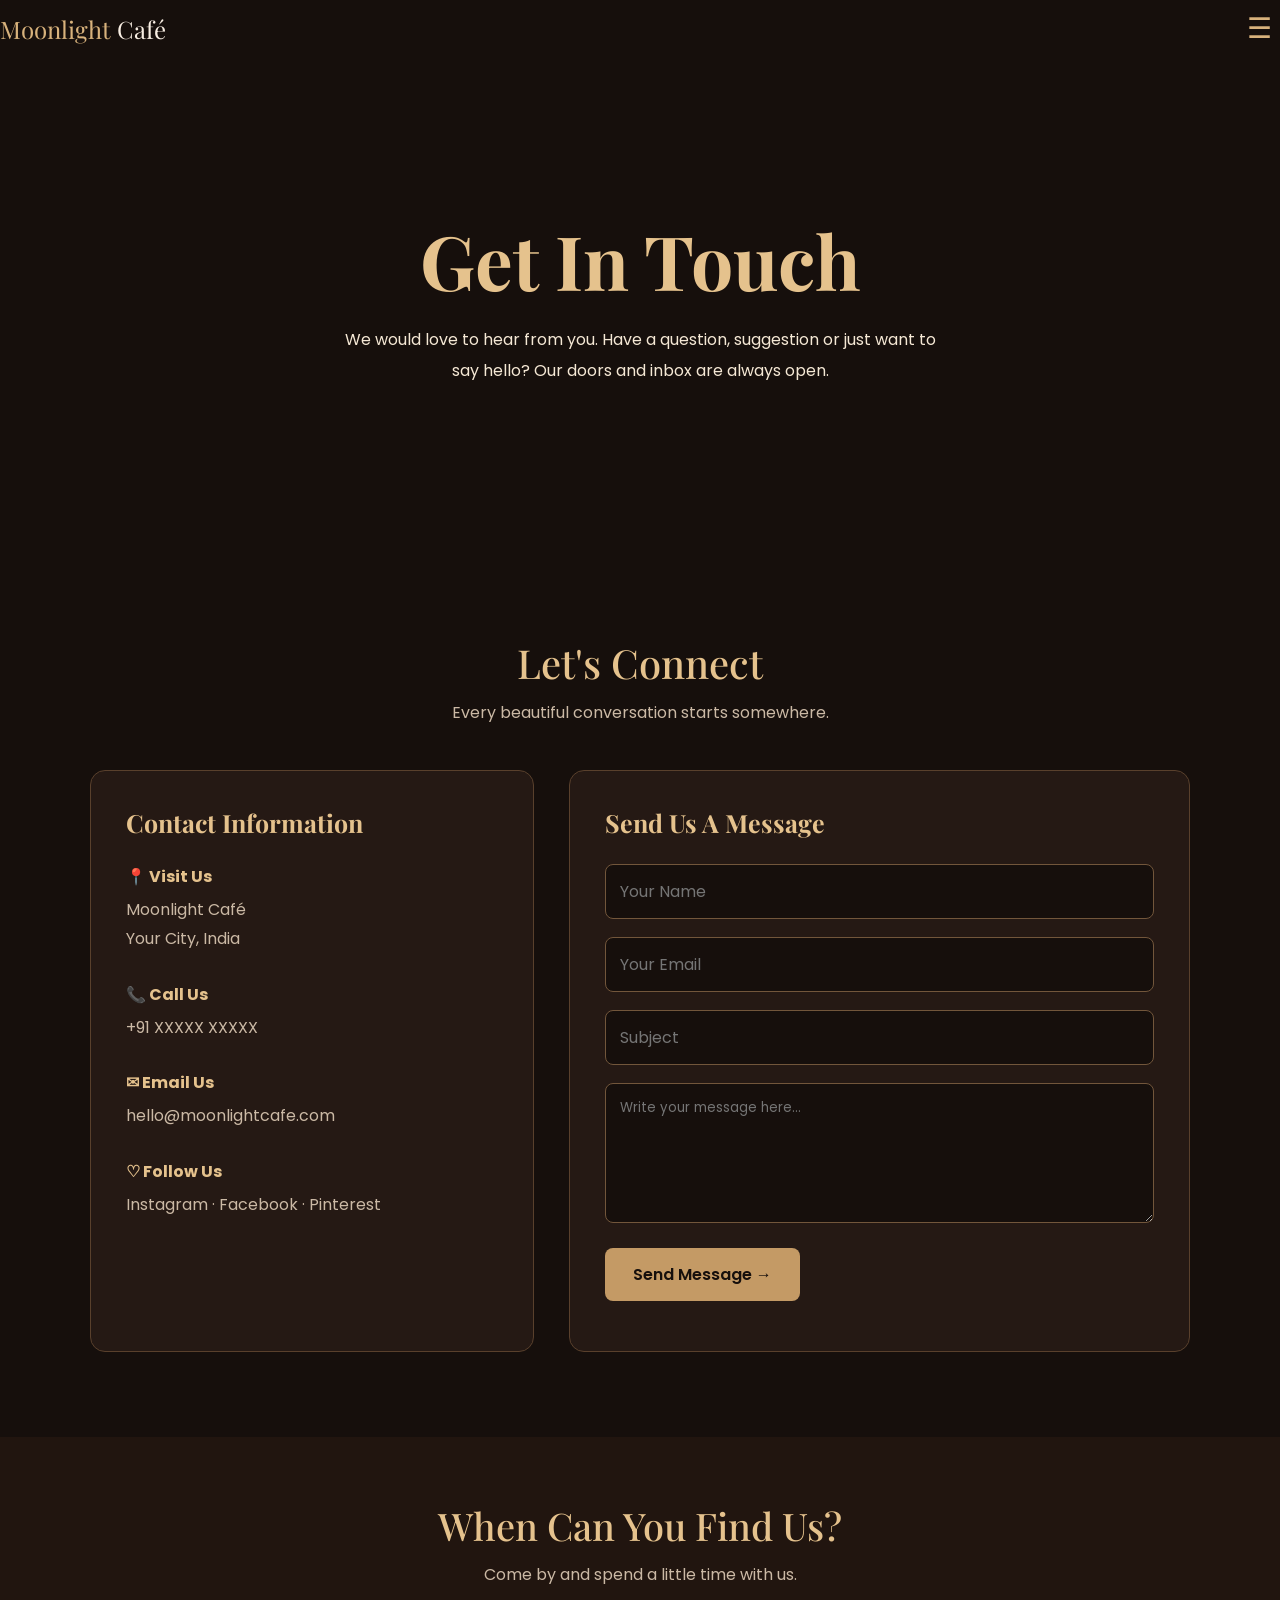
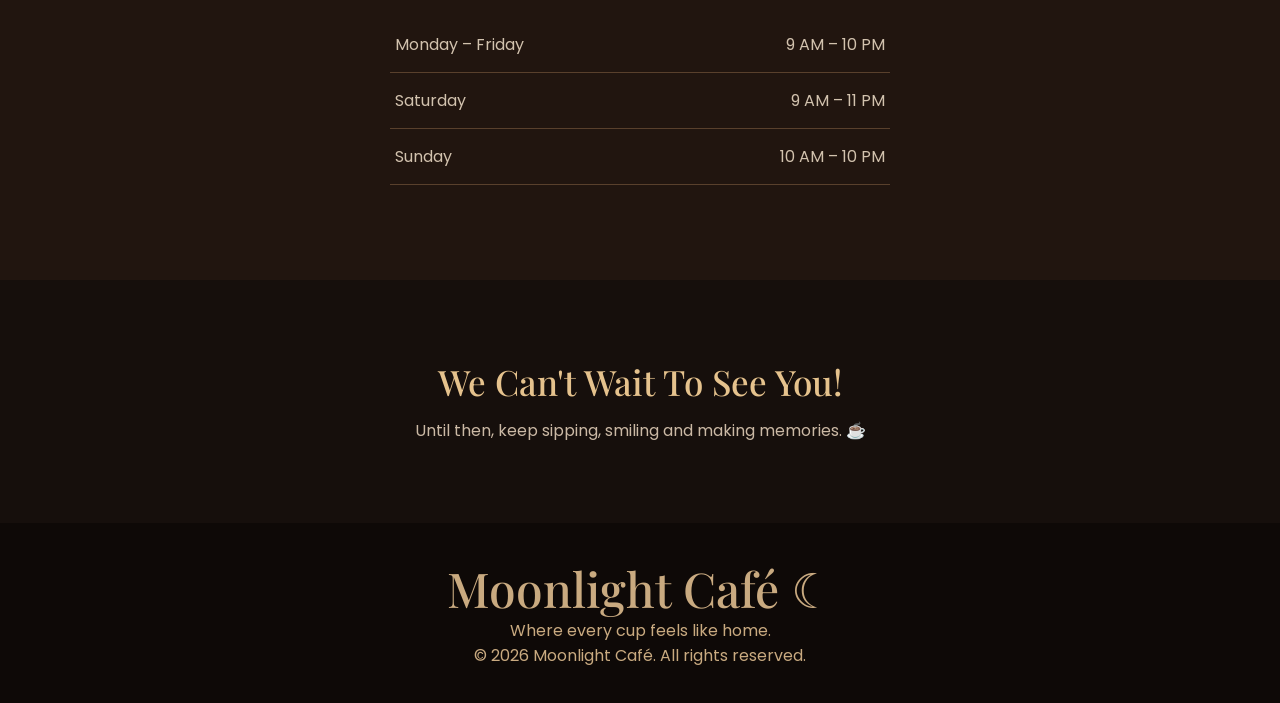
<file: contact.html>
<!DOCTYPE html>
<html lang="en">
<head>
    <meta charset="UTF-8">
    <meta name="viewport" content="width=device-width, initial-scale=1.0">
    <title>Contact Us | Moonlight Café</title>

    <link rel="stylesheet" href="style.css">
    <link href="https://fonts.googleapis.com/css2?family=Playfair+Display:wght@400;500;600;700&family=Poppins:wght@300;400;500;600&display=swap" rel="stylesheet">

    <style>
        .contact-page {
            background: #160f0c;
            color: #f5e8d5;
            font-family: 'Poppins', sans-serif;
        }

        .contact-hero {
            min-height: 55vh;
            display: flex;
            align-items: center;
            justify-content: center;
            text-align: center;
            padding: 60px 20px;
            background: linear-gradient(#160f0c88,#160f0cbb),
            url('https://images.unsplash.com/photo-1497366754035-f200968a6e72?w=1600') center/cover;
        }

        .contact-hero h1 {
            font-family: 'Playfair Display',serif;
            font-size: clamp(42px,7vw,75px);
            color: #e5c28d;
        }

        .contact-hero p {
            max-width: 600px;
            line-height: 1.9;
            margin: 15px auto;
        }

        .contact-container {
            max-width: 1150px;
            margin: auto;
            padding: 85px 25px;
        }

        .contact-heading {
            text-align: center;
            margin-bottom: 45px;
        }

        .contact-heading h2 {
            font-family: 'Playfair Display',serif;
            font-size: 40px;
            color: #e5c28d;
        }

        .contact-heading p {
            color: #cbb9a5;
            margin-top: 12px;
        }

        .contact-grid {
            display: grid;
            grid-template-columns: 1fr 1.4fr;
            gap: 35px;
        }

        .contact-info, .contact-form {
            background: #251914;
            border: 1px solid #59402c;
            border-radius: 15px;
            padding: 35px;
        }

        .contact-info h3, .contact-form h3 {
            font-family: 'Playfair Display',serif;
            color: #e5c28d;
            font-size: 25px;
            margin-bottom: 25px;
        }

        .info-item {
            margin-bottom: 28px;
        }

        .info-item h4 {
            color: #e5c28d;
            margin-bottom: 7px;
        }

        .info-item p {
            color: #cbb9a5;
            line-height: 1.8;
        }

        .contact-form input,
        .contact-form textarea {
            width: 100%;
            padding: 14px;
            margin-bottom: 18px;
            background: #160f0c;
            border: 1px solid #72563b;
            border-radius: 8px;
            color: #fff;
            font-family: inherit;
            outline: none;
        }

        .contact-form input:focus,
        .contact-form textarea:focus {
            border-color: #e5c28d;
        }

        .contact-form textarea {
            height: 140px;
            resize: vertical;
        }

        .contact-form button {
            background: #c49a65;
            color: #160f0c;
            padding: 14px 28px;
            border: none;
            border-radius: 8px;
            cursor: pointer;
            font-weight: 600;
            transition: .3s;
        }

        .contact-form button:hover {
            background: #e5c28d;
            transform: translateY(-3px);
        }

        .contact-hours {
            background: #21150f;
            padding: 65px 20px;
            text-align: center;
        }

        .contact-hours h2 {
            font-family: 'Playfair Display',serif;
            color: #e5c28d;
            font-size: 38px;
        }

        .hours-list {
            max-width: 500px;
            margin: 30px auto;
        }

        .hours-list div {
            display: flex;
            justify-content: space-between;
            padding: 15px 5px;
            border-bottom: 1px solid #59402c;
            color: #d2c2ae;
            gap: 15px;
        }

        .contact-quote {
            text-align: center;
            padding: 80px 20px;
        }

        .contact-quote h2 {
            color: #e5c28d;
            font-family: 'Playfair Display',serif;
            font-size: 35px;
        }

        .contact-quote p {
            color: #cbb9a5;
            margin-top: 15px;
        }

        @media(max-width:750px) {
            .contact-grid {
                grid-template-columns: 1fr;
            }

            .contact-container {
                padding: 55px 18px;
            }

            .contact-info, .contact-form {
                padding: 25px;
            }
        }
    </style>
</head>

<body class="contact-page">

<header>
    <div class="logo">Moonlight <span>Café</span></div>

    <nav class="nav-links">
        <a href="index.html">Home</a>
        <a href="menu.html">Menu</a>
        <a href="about.html">Our Story</a>
        <a href="review.html">Reviews</a>
        <a href="contact.html">Contact</a>
        <a href="reservation.html">Reservations</a>
    </nav>

    <button class="menu-toggle" aria-label="Open navigation menu">☰</button>
</header>

<section class="contact-hero">
    <div>
        <h1>Get In Touch</h1>
        <p>We would love to hear from you. Have a question, suggestion or just want to say hello? Our doors and inbox are always open.</p>
    </div>
</section>

<section class="contact-container">

    <div class="contact-heading">
        <h2>Let's Connect</h2>
        <p>Every beautiful conversation starts somewhere.</p>
    </div>

    <div class="contact-grid">

        <div class="contact-info">
            <h3>Contact Information</h3>

            <div class="info-item">
                <h4>📍 Visit Us</h4>
                <p>Moonlight Café<br>Your City, India</p>
            </div>

            <div class="info-item">
                <h4>📞 Call Us</h4>
                <p>+91 XXXXX XXXXX</p>
            </div>

            <div class="info-item">
                <h4>✉ Email Us</h4>
                <p>hello@moonlightcafe.com</p>
            </div>

            <div class="info-item">
                <h4>♡ Follow Us</h4>
                <p>Instagram · Facebook · Pinterest</p>
            </div>
        </div>

        <div class="contact-form">
            <h3>Send Us A Message</h3>

            <form id="contactForm">
                <input type="text" placeholder="Your Name" required>

                <input type="email" placeholder="Your Email" required>

                <input type="text" placeholder="Subject" required>

                <textarea placeholder="Write your message here..." required></textarea>

                <button type="submit">Send Message →</button>
            </form>

            <p id="formMessage" style="margin-top:15px;color:#e5c28d;"></p>
        </div>

    </div>
</section>

<section class="contact-hours">
    <h2>When Can You Find Us?</h2>
    <p style="color:#cbb9a5;margin-top:12px;">Come by and spend a little time with us.</p>

    <div class="hours-list">
        <div><span>Monday – Friday</span><span>9 AM – 10 PM</span></div>
        <div><span>Saturday</span><span>9 AM – 11 PM</span></div>
        <div><span>Sunday</span><span>10 AM – 10 PM</span></div>
    </div>
</section>

<section class="contact-quote">
    <h2>We Can't Wait To See You!</h2>
    <p>Until then, keep sipping, smiling and making memories. ☕</p>
</section>

<footer style="text-align:center;padding:35px;background:#0e0907;color:#c9aa80;">
    <h2 style="font-family:'Playfair Display',serif;">Moonlight Café ☾</h2>
    <p>Where every cup feels like home.</p>
    <p>© 2026 Moonlight Café. All rights reserved.</p>
</footer>

<script src="script.js"></script>

<script>
    document.getElementById('contactForm').addEventListener('submit', function(e) {
        e.preventDefault();
        document.getElementById('formMessage').textContent =
            'Thank you for reaching out! Your demo message has been received.';
        this.reset();
    });
</script>

</body>
</html>
</file>
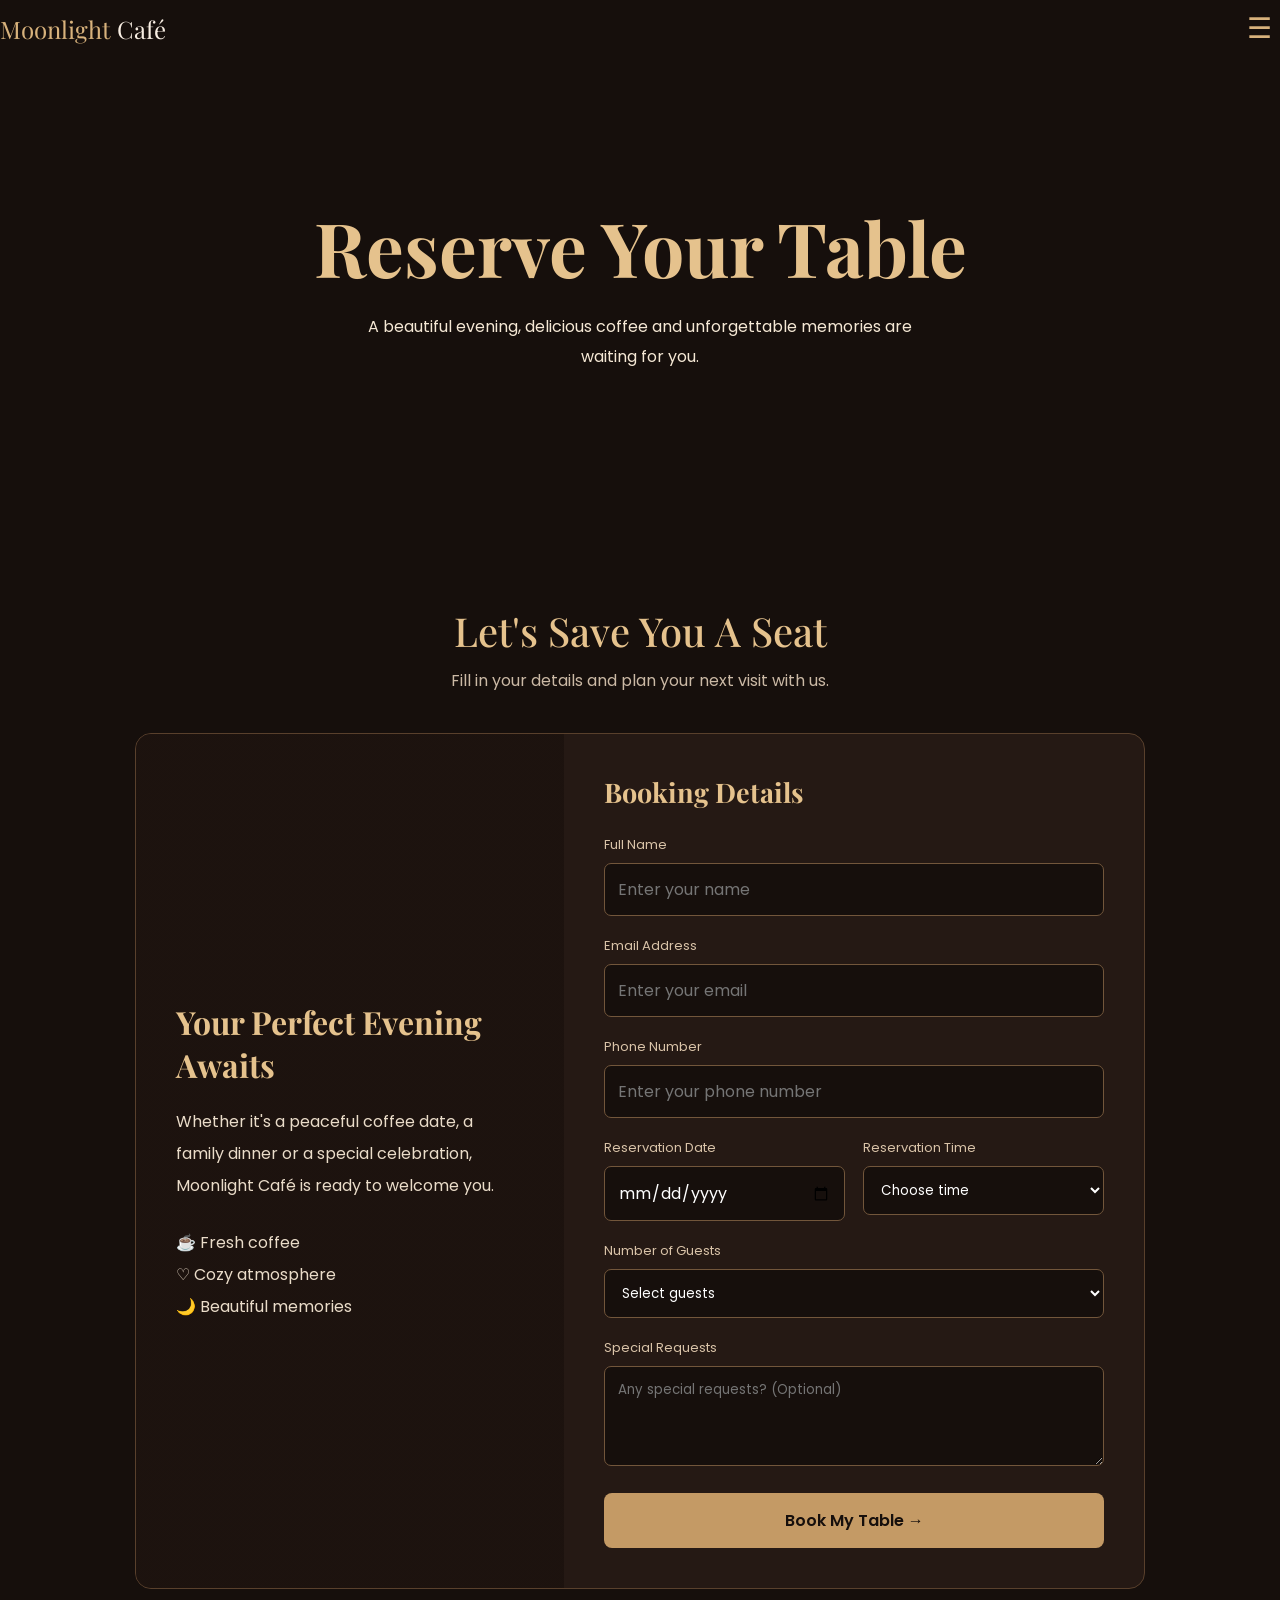
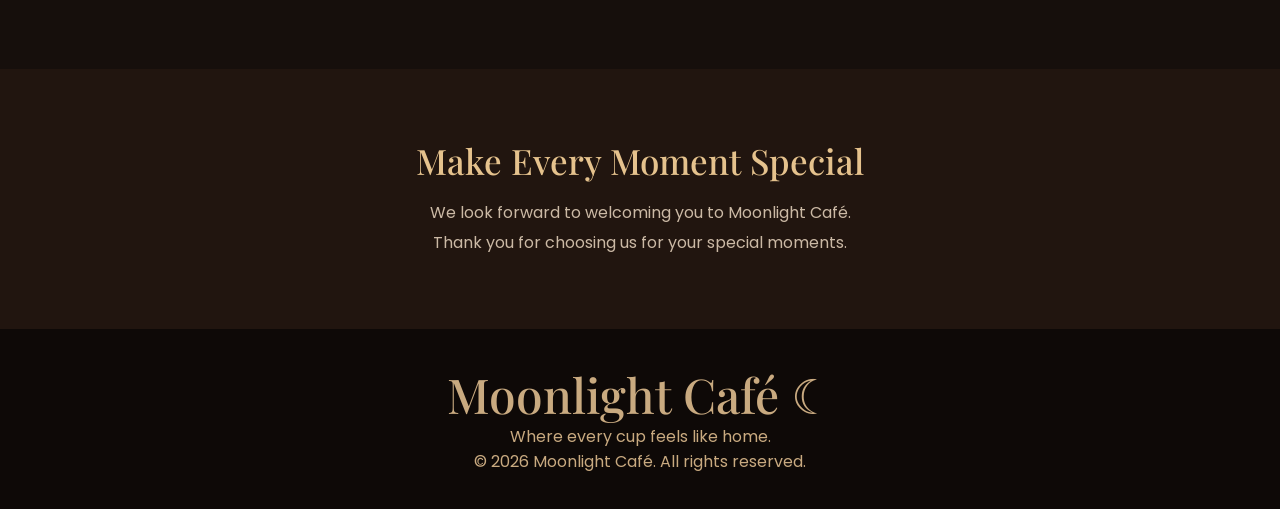
<file: reservation.html>
<!DOCTYPE html>
<html lang="en">
<head>
    <meta charset="UTF-8">
    <meta name="viewport" content="width=device-width, initial-scale=1.0">
    <title>Reservations | Moonlight Café</title>

    <link rel="stylesheet" href="style.css">
    <link href="https://fonts.googleapis.com/css2?family=Playfair+Display:wght@400;500;600;700&family=Poppins:wght@300;400;500;600&display=swap" rel="stylesheet">

    <style>
        .reservation-page {
            background: #160f0c;
            color: #f5e8d5;
            font-family: 'Poppins', sans-serif;
        }

        .reservation-hero {
            min-height: 52vh;
            display: flex;
            align-items: center;
            justify-content: center;
            text-align: center;
            padding: 60px 20px;
            background: linear-gradient(#160f0c88,#160f0cbb),
            url('https://images.unsplash.com/photo-1517248135467-4c7edcad34c4?w=1600') center/cover;
        }

        .reservation-hero h1 {
            font-family: 'Playfair Display',serif;
            font-size: clamp(42px,7vw,75px);
            color: #e5c28d;
        }

        .reservation-hero p {
            max-width: 600px;
            margin: 15px auto;
            line-height: 1.9;
        }

        .reservation-container {
            max-width: 1050px;
            margin: auto;
            padding: 80px 20px;
        }

        .reservation-heading {
            text-align: center;
            margin-bottom: 40px;
        }

        .reservation-heading h2 {
            font-family: 'Playfair Display',serif;
            font-size: 40px;
            color: #e5c28d;
        }

        .reservation-heading p {
            color: #cbb9a5;
            margin-top: 12px;
        }

        .reservation-box {
            display: grid;
            grid-template-columns: 0.85fr 1.15fr;
            background: #251914;
            border: 1px solid #59402c;
            border-radius: 16px;
            overflow: hidden;
        }

        .reservation-side {
            padding: 40px;
            background: linear-gradient(#1b110dcc,#1b110dcc),
            url('https://images.unsplash.com/photo-1559339352-11d035aa65de?w=900') center/cover;
            display: flex;
            flex-direction: column;
            justify-content: center;
        }

        .reservation-side h3 {
            font-family: 'Playfair Display',serif;
            font-size: 32px;
            color: #e5c28d;
            margin-bottom: 20px;
        }

        .reservation-side p {
            color: #eadcc9;
            line-height: 2;
        }

        .reservation-form {
            padding: 40px;
        }

        .reservation-form h3 {
            font-family: 'Playfair Display',serif;
            font-size: 27px;
            color: #e5c28d;
            margin-bottom: 25px;
        }

        .form-row {
            display: grid;
            grid-template-columns: 1fr 1fr;
            gap: 18px;
        }

        .reservation-form label {
            display: block;
            color: #d9c3a8;
            margin-bottom: 8px;
            font-size: 13px;
        }

        .reservation-form input,
        .reservation-form select,
        .reservation-form textarea {
            width: 100%;
            padding: 13px;
            margin-bottom: 20px;
            background: #160f0c;
            color: white;
            border: 1px solid #72563b;
            border-radius: 7px;
            font-family: inherit;
            outline: none;
        }

        .reservation-form input:focus,
        .reservation-form select:focus,
        .reservation-form textarea:focus {
            border-color: #e5c28d;
        }

        .reservation-form select option {
            background: #160f0c;
        }

        .reservation-form textarea {
            height: 100px;
            resize: vertical;
        }

        .reservation-form button {
            width: 100%;
            padding: 15px;
            background: #c49a65;
            color: #160f0c;
            border: none;
            border-radius: 8px;
            font-weight: 600;
            cursor: pointer;
            transition: .3s;
            font-family: inherit;
        }

        .reservation-form button:hover {
            background: #e5c28d;
            transform: translateY(-3px);
        }

        .booking-message {
            margin-top: 20px;
            padding: 15px;
            border-radius: 8px;
            background: #392b1d;
            color: #e5c28d;
            display: none;
            line-height: 1.7;
        }

        .reservation-note {
            text-align: center;
            padding: 70px 20px;
            background: #21150f;
        }

        .reservation-note h2 {
            color: #e5c28d;
            font-family: 'Playfair Display',serif;
            font-size: 35px;
        }

        .reservation-note p {
            color: #cbb9a5;
            margin-top: 15px;
            line-height: 1.9;
        }

        @media(max-width:750px) {
            .reservation-box {
                grid-template-columns: 1fr;
            }

            .reservation-side {
                min-height: 260px;
            }

            .reservation-form {
                padding: 25px;
            }

            .form-row {
                grid-template-columns: 1fr;
                gap: 0;
            }
        }
    </style>
</head>

<body class="reservation-page">

<header>
    <div class="logo">Moonlight <span>Café</span></div>

    <nav class="nav-links">
        <a href="index.html">Home</a>
        <a href="menu.html">Menu</a>
        <a href="about.html">Our Story</a>
        <a href="review.html">Reviews</a>
        <a href="contact.html">Contact</a>
        <a href="reservation.html">Reservations</a>
    </nav>

    <button class="menu-toggle" aria-label="Open navigation menu">☰</button>
</header>

<section class="reservation-hero">
    <div>
        <h1>Reserve Your Table</h1>
        <p>A beautiful evening, delicious coffee and unforgettable memories are waiting for you.</p>
    </div>
</section>

<section class="reservation-container">

    <div class="reservation-heading">
        <h2>Let's Save You A Seat</h2>
        <p>Fill in your details and plan your next visit with us.</p>
    </div>

    <div class="reservation-box">

        <div class="reservation-side">
            <h3>Your Perfect Evening Awaits</h3>
            <p>Whether it's a peaceful coffee date, a family dinner or a special celebration, Moonlight Café is ready to welcome you.</p>
            <br>
            <p>☕ Fresh coffee</p>
            <p>♡ Cozy atmosphere</p>
            <p>🌙 Beautiful memories</p>
        </div>

        <div class="reservation-form">
            <h3>Booking Details</h3>

            <form id="reservationForm">

                <label>Full Name</label>
                <input type="text" placeholder="Enter your name" required>

                <label>Email Address</label>
                <input type="email" placeholder="Enter your email" required>

                <label>Phone Number</label>
                <input type="tel" placeholder="Enter your phone number"
                    pattern="[0-9+\-\s]{7,15}" required>

                <div class="form-row">
                    <div>
                        <label>Reservation Date</label>
                        <input type="date" id="bookingDate" required>
                    </div>

                    <div>
                        <label>Reservation Time</label>
                        <select required>
                            <option value="">Choose time</option>
                            <option>10:00 AM</option>
                            <option>11:00 AM</option>
                            <option>12:00 PM</option>
                            <option>01:00 PM</option>
                            <option>02:00 PM</option>
                            <option>03:00 PM</option>
                            <option>04:00 PM</option>
                            <option>05:00 PM</option>
                            <option>06:00 PM</option>
                            <option>07:00 PM</option>
                            <option>08:00 PM</option>
                            <option>09:00 PM</option>
                        </select>
                    </div>
                </div>

                <label>Number of Guests</label>
                <select required>
                    <option value="">Select guests</option>
                    <option>1 Guest</option>
                    <option>2 Guests</option>
                    <option>3 Guests</option>
                    <option>4 Guests</option>
                    <option>5 Guests</option>
                    <option>6 Guests</option>
                    <option>7+ Guests</option>
                </select>

                <label>Special Requests</label>
                <textarea placeholder="Any special requests? (Optional)"></textarea>

                <button type="submit">Book My Table →</button>

                <div class="booking-message" id="bookingMessage"></div>

            </form>
        </div>
    </div>
</section>

<section class="reservation-note">
    <h2>Make Every Moment Special</h2>
    <p>We look forward to welcoming you to Moonlight Café.<br>
    Thank you for choosing us for your special moments.</p>
</section>

<footer style="text-align:center;padding:35px;background:#0e0907;color:#c9aa80;">
    <h2 style="font-family:'Playfair Display',serif;">Moonlight Café ☾</h2>
    <p>Where every cup feels like home.</p>
    <p>© 2026 Moonlight Café. All rights reserved.</p>
</footer>

<script src="script.js"></script>

<script>
    const bookingDate = document.getElementById('bookingDate');

    const today = new Date();
    const localToday = new Date(
        today.getTime() - today.getTimezoneOffset() * 60000
    ).toISOString().split('T')[0];

    bookingDate.min = localToday;

    document.getElementById('reservationForm').addEventListener('submit', function(e) {
        e.preventDefault();

        const message = document.getElementById('bookingMessage');

        message.style.display = 'block';
        message.textContent =
            '✨ Thank you! Your demo booking request has been received. Please contact the café to confirm your reservation.';

        this.reset();
        bookingDate.min = localToday;
    });
</script>

</body>
</html>
</file>
<file: style.css>
/* =================================
   MOONLIGHT CAFE - MAIN DESIGN
================================= */

:root {
    --bg: #160f0d;
    --bg-light: #211713;
    --card: #291d18;
    --gold: #d8b27c;
    --cream: #f8eee3;
    --muted: #b9a99c;
    --border: #49372c;
}

* {
    margin: 0;
    padding: 0;
    box-sizing: border-box;
    scroll-behavior: smooth;
}

body {
    background: var(--bg);
    color: var(--cream);
    font-family: 'DM Sans', sans-serif;
    overflow-x: hidden;
}

a {
    text-decoration: none;
    color: inherit;
}

img {
    display: block;
    max-width: 100%;
}

button, input {
    font: inherit;
}

.section {
    padding: 100px 9%;
}

.section-tag {
    color: var(--gold);
    font-size: 11px;
    letter-spacing: 4px;
    margin-bottom: 20px;
    font-weight: 600;
}

h1, h2, h3, .logo {
    font-family: 'Playfair Display', serif;
}

h2 {
    font-size: clamp(32px, 4vw, 48px);
    font-weight: 500;
    line-height: 1.25;
}

h2 span, h1 span {
    color: var(--gold);
}

/* NAVBAR */

.navbar {
    min-height: 85px;
    padding: 18px 7%;
    display: flex;
    align-items: center;
    justify-content: space-between;
    gap: 20px;
    background: rgba(22, 15, 13, 0.96);
    position: sticky;
    top: 0;
    z-index: 1000;
    border-bottom: 1px solid rgba(216,178,124,0.12);
    backdrop-filter: blur(15px);
}

.logo {
    font-size: 24px;
    color: var(--gold);
    white-space: nowrap;
}

.logo span {
    color: var(--cream);
}

.nav-links {
    display: flex;
    align-items: center;
    gap: 23px;
}

.nav-links a {
    font-size: 12px;
    color: var(--muted);
    transition: 0.3s;
}

.nav-links a:hover,
.nav-links a.active {
    color: var(--gold);
}

.nav-btn, .main-btn {
    display: inline-block;
    background: var(--gold);
    color: var(--bg);
    padding: 14px 25px;
    border-radius: 40px;
    font-size: 12px;
    font-weight: 600;
    transition: 0.3s;
}

.nav-btn:hover, .main-btn:hover {
    background: var(--cream);
    transform: translateY(-3px);
    box-shadow: 0 8px 25px #00000040;
}


.menu-toggle {
    display: block;
    position: relative;
    z-index: 1002;
    margin-left: auto;
    background: none;
    border: none;
    color: var(--gold);
    font-size: 28px;
    cursor: pointer;
    padding: 8px;
}
header {
    position: relative;
    display: flex;
    align-items: center;
    justify-content: space-between;
}
.menu-toggle:hover {
    transform: scale(1.1);
    color: var(--cream);
}


/* HERO */

.hero {
    min-height: 690px;
    padding: 85px 10%;
    display: flex;
    align-items: center;
    justify-content: space-between;
    gap: 55px;
    position: relative;
    overflow: hidden;
}

.hero-content {
    flex: 1;
    max-width: 570px;
    animation: slideUp 1s ease;
    z-index: 2;
}

.hero-tag {
    color: var(--gold);
    font-size: 11px;
    letter-spacing: 4px;
    margin-bottom: 28px;
}

.hero h1 {
    font-size: clamp(52px, 7vw, 88px);
    line-height: 1.1;
    font-weight: 500;
    margin-bottom: 25px;
}

.hero-content > p {
    color: var(--muted);
    font-size: 14px;
    line-height: 2;
    max-width: 440px;
}

.hero-buttons {
    display: flex;
    flex-wrap: wrap;
    align-items: center;
    gap: 25px;
    margin-top: 35px;
}

.text-btn {
    color: var(--gold);
    font-size: 12px;
    transition: 0.3s;
}

.text-btn:hover {
    color: var(--cream);
}

.hero-note {
    margin-top: 65px;
    color: var(--muted);
    font-size: 11px;
}

.hero-note span {
    color: var(--gold);
}

.hero-image {
    flex: 1;
    max-width: 470px;
    position: relative;
    animation: fadeIn 1.4s ease;
}

.hero-image > img {
    width: 100%;
    height: 510px;
    object-fit: cover;
    border-radius: 230px 230px 18px 18px;
    border: 1px solid var(--border);
}

.image-label {
    position: absolute;
    bottom: 25px;
    left: -40px;
    background: var(--card);
    padding: 17px 22px;
    border: 1px solid var(--border);
    border-radius: 12px;
    display: flex;
    align-items: center;
    gap: 12px;
    box-shadow: 0 10px 30px #00000050;
}

.image-label > span {
    font-size: 27px;
}

.image-label strong, .image-label small {
    display: block;
}

.image-label strong {
    font-size: 12px;
}

.image-label small {
    color: var(--muted);
    font-size: 10px;
    margin-top: 5px;
}

.hero-decoration {
    position: absolute;
    right: 5%;
    top: 8%;
    font-size: 100px;
    color: #d8b27c12;
    animation: float 5s ease-in-out infinite;
}

/* INTRODUCTION */

.intro-section {
    text-align: center;
    background: var(--bg-light);
    padding-top: 115px;
    padding-bottom: 115px;
}

.intro-section h2 {
    margin-bottom: 25px;
}

.intro-section > p {
    max-width: 620px;
    margin: 0 auto 25px;
    color: var(--muted);
    line-height: 2;
    font-size: 14px;
}

.underlined-link {
    display: inline-block;
    color: var(--gold);
    border-bottom: 1px solid var(--gold);
    padding-bottom: 6px;
    font-size: 12px;
}

/* FEATURED MENU */

.featured-section {
    padding-top: 115px;
    padding-bottom: 115px;
}

.section-heading {
    display: flex;
    justify-content: space-between;
    align-items: end;
    gap: 20px;
    margin-bottom: 45px;
}

.featured-grid {
    display: grid;
    grid-template-columns: repeat(3, 1fr);
    gap: 25px;
}

.food-card {
    background: var(--card);
    border: 1px solid var(--border);
    border-radius: 14px;
    overflow: hidden;
    transition: 0.4s;
}

.food-card:hover {
    transform: translateY(-10px);
    border-color: var(--gold);
    box-shadow: 0 15px 40px #00000040;
}

.food-card img {
    width: 100%;
    height: 250px;
    object-fit: cover;
    transition: transform 0.6s;
}

.food-card:hover img {
    transform: scale(1.06);
}

.food-info {
    padding: 25px;
}

.food-category {
    color: var(--gold);
    font-size: 9px;
    letter-spacing: 3px;
}

.food-info h3 {
    font-size: 22px;
    margin: 12px 0;
}

.food-info p {
    color: var(--muted);
    font-size: 12px;
    line-height: 1.8;
    margin-bottom: 18px;
}

.food-info strong {
    color: var(--gold);
    font-size: 16px;
}

/* OFFER */

.offer-section {
    background: #241812;
    display: flex;
    align-items: center;
    justify-content: space-between;
    gap: 55px;
}

.offer-content {
    flex: 1;
}

.offer-content h2 {
    margin-bottom: 22px;
}

.offer-content > p {
    color: var(--muted);
    max-width: 420px;
    line-height: 2;
    font-size: 13px;
    margin-bottom: 30px;
}

.offer-image {
    flex: 1;
}

.offer-image img {
    width: 100%;
    height: 370px;
    object-fit: cover;
    border-radius: 15px;
    border: 1px solid var(--border);
}

/* WHY CHOOSE US */

.why-section {
    text-align: center;
}

.why-section h2 {
    margin-bottom: 55px;
}

.why-grid {
    display: grid;
    grid-template-columns: repeat(3, 1fr);
    gap: 25px;
}

.why-card {
    padding: 40px 25px;
    background: var(--card);
    border: 1px solid var(--border);
    border-radius: 12px;
    transition: 0.3s;
}

.why-card:hover {
    transform: translateY(-7px);
    border-color: var(--gold);
}

.why-icon {
    color: var(--gold);
    font-size: 35px;
    margin-bottom: 20px;
}

.why-card h3 {
    font-size: 21px;
    margin-bottom: 12px;
}

.why-card p {
    color: var(--muted);
    font-size: 12px;
    line-height: 1.9;
}

/* REVIEWS */

.home-reviews {
    background: var(--bg-light);
    text-align: center;
}

.home-reviews h2 {
    margin-bottom: 50px;
}

.review-grid {
    display: grid;
    grid-template-columns: repeat(3, 1fr);
    gap: 25px;
}

.review-card {
    background: var(--card);
    border: 1px solid var(--border);
    border-radius: 14px;
    padding: 35px 25px;
    transition: 0.3s;
}

.review-card:hover {
    transform: translateY(-8px);
    border-color: var(--gold);
}

.review-avatar {
    width: 53px;
    height: 53px;
    border-radius: 50%;
    background: var(--gold);
    color: var(--bg);
    display: grid;
    place-items: center;
    margin: 0 auto 18px;
    font-family: 'Playfair Display', serif;
    font-size: 23px;
}

.stars {
    color: var(--gold);
    letter-spacing: 4px;
    margin-bottom: 20px;
}

.review-card p {
    color: var(--muted);
    font-size: 13px;
    line-height: 1.9;
}

.review-card h4 {
    margin-top: 20px;
    font-size: 14px;
}

.review-card small {
    color: var(--gold);
    font-size: 10px;
}

.review-button {
    margin-top: 40px;
}

/* GALLERY */

.gallery-section {
    text-align: center;
}

.gallery-section h2 {
    margin-bottom: 45px;
}

.gallery-grid {
    display: grid;
    grid-template-columns: repeat(4, 1fr);
    gap: 15px;
}

.gallery-grid img {
    width: 100%;
    height: 250px;
    object-fit: cover;
    border-radius: 12px;
    transition: 0.4s;
}

.gallery-grid img:hover {
    transform: scale(1.035);
    filter: brightness(1.15);
}

/* NEWSLETTER */

.newsletter-section {
    background: #241812;
    text-align: center;
}

.newsletter-section h2 {
    margin-bottom: 15px;
}

.newsletter-section > p {
    color: var(--muted);
    font-size: 13px;
    margin-bottom: 30px;
}

.newsletter-form {
    display: flex;
    max-width: 490px;
    margin: auto;
    padding: 5px;
    background: var(--bg);
    border: 1px solid var(--border);
    border-radius: 40px;
}

.newsletter-form input {
    flex: 1;
    min-width: 0;
    padding: 13px 17px;
    background: transparent;
    border: none;
    outline: none;
    color: var(--cream);
    font-size: 11px;
}

.newsletter-form button {
    padding: 13px 20px;
    background: var(--gold);
    border: none;
    border-radius: 30px;
    color: var(--bg);
    font-size: 11px;
    font-weight: 600;
    cursor: pointer;
    transition: 0.3s;
}

.newsletter-form button:hover {
    background: var(--cream);
}

.newsletter-message {
    display: block;
    margin-top: 15px;
    color: var(--gold);
}

/* FOOTER */

.footer {
    background: #100b09;
    padding: 70px 9% 25px;
}

.footer-main {
    display: grid;
    grid-template-columns: 2fr 1fr 1fr 1fr;
    gap: 35px;
    padding-bottom: 55px;
}

.footer-brand p {
    color: var(--muted);
    font-size: 12px;
    line-height: 2;
    margin-top: 20px;
}

.footer-links {
    display: flex;
    flex-direction: column;
    gap: 15px;
}

.footer-links h3 {
    color: var(--gold);
    font-size: 17px;
    margin-bottom: 8px;
}

.footer-links a {
    color: var(--muted);
    font-size: 11px;
    transition: 0.3s;
}

.footer-links a:hover {
    color: var(--gold);
}

.footer-bottom {
    border-top: 1px solid var(--border);
    padding-top: 22px;
    display: flex;
    justify-content: space-between;
    gap: 15px;
    color: var(--muted);
    font-size: 10px;
}

/* ANIMATIONS */

@keyframes slideUp {
    from {
        opacity: 0;
        transform: translateY(35px);
    }
    to {
        opacity: 1;
        transform: translateY(0);
    }
}

@keyframes fadeIn {
    from { opacity: 0; }
    to { opacity: 1; }
}

@keyframes float {
    0%, 100% { transform: translateY(0); }
    50% { transform: translateY(-18px); }
}

.reveal {
    opacity: 0;
    transform: translateY(35px);
    transition: opacity 0.8s ease, transform 0.8s ease;
}

.reveal.show {
    opacity: 1;
    transform: translateY(0);
}

body.loaded {
    animation: fadeIn 0.8s ease;
}

/* TABLET */

@media (max-width: 1000px) {
    .navbar {
        padding: 18px 4%;
    }

    .nav-links {
        gap: 12px;
    }

    .nav-links a {
        font-size: 10px;
    }

    .nav-btn {
        padding: 11px 15px;
    }

    .hero {
        padding: 70px 7%;
    }

    .section {
        padding-left: 7%;
        padding-right: 7%;
    }

    .gallery-grid {
        grid-template-columns: repeat(2, 1fr);
    }
}

/* MOBILE */

@media (max-width: 700px) {

    .navbar {
        min-height: 75px;
        padding: 15px 5%;
        flex-wrap: wrap;
    }

    .logo {
        font-size: 21px;
    }

    .menu-toggle {
        display: block;
    }

    .nav-btn {
        display: none;
    }

    .nav-links {
        display: none;
        width: 100%;
        flex-direction: column;
        align-items: center;
        gap: 22px;
        padding: 20px 0;
    }

    .nav-links.open {
        display: flex;
    }

    .nav-links a {
        font-size: 13px;
    }

    .hero {
        flex-direction: column;
        text-align: center;
        padding: 65px 7%;
        gap: 45px;
    }

    .hero h1 {
        font-size: 55px;
    }

    .hero-content > p {
        margin: auto;
    }

    .hero-buttons {
        justify-content: center;
    }

    .hero-note {
        margin-top: 35px;
    }

    .hero-image {
        width: 85%;
    }

    .hero-image > img {
        height: 370px;
    }

    .image-label {
        left: -15px;
        bottom: 15px;
    }

    .hero-decoration {
        font-size: 65px;
    }

    .section {
        padding: 75px 7%;
    }

    .section-heading {
        align-items: flex-start;
        flex-direction: column;
    }

    .featured-grid,
    .why-grid,
    .review-grid {
        grid-template-columns: 1fr;
    }

    .food-card img {
        height: 250px;
    }

    .offer-section {
        flex-direction: column;
        text-align: center;
    }

    .offer-content > p {
        margin-left: auto;
        margin-right: auto;
    }

    .offer-image img {
        height: 280px;
    }

    .gallery-grid {
        grid-template-columns: repeat(2, 1fr);
        gap: 10px;
    }

    .gallery-grid img {
        height: 160px;
    }

    .newsletter-form {
        flex-direction: column;
        border-radius: 15px;
        padding: 10px;
        gap: 8px;
    }

    .newsletter-form button {
        width: 100%;
    }

    .footer-main {
        grid-template-columns: repeat(2, 1fr);
        gap: 35px 20px;
    }

    .footer-bottom {
        flex-direction: column;
        text-align: center;
    }
}

/* SMALL PHONES */

@media (max-width: 380px) {
    .hero h1 {
        font-size: 43px;
    }

    .gallery-grid img {
        height: 130px;
    }

    .footer-main {
        grid-template-columns: 1fr;
    }
}

/* REDUCED MOTION ACCESSIBILITY */

@media (prefers-reduced-motion: reduce) {
    *, *::before, *::after {
        scroll-behavior: auto !important;
        animation-duration: 0.01ms !important;
        transition-duration: 0.01ms !important;
    }
}

/* =================================
   MENU PAGE
================================= */

.page-hero {
    min-height: 470px;
    padding: 100px 10%;
    display: flex;
    align-items: center;
    background:
        linear-gradient(90deg, #160f0d 5%, #160f0dc9 55%, #160f0d50),
        url("https://images.unsplash.com/photo-1495474472287-4d71bcdd2085?w=1500") center/cover;
}

.page-hero-content {
    max-width: 600px;
    animation: slideUp 1s ease;
}

.page-hero h1 {
    font-size: clamp(45px, 6vw, 70px);
    font-weight: 500;
    line-height: 1.2;
    margin-bottom: 22px;
}

.page-hero p {
    color: var(--muted);
    line-height: 2;
    font-size: 14px;
    max-width: 490px;
    margin-bottom: 30px;
}

.menu-intro {
    text-align: center;
    background: var(--bg-light);
}

.menu-intro h2 {
    margin-bottom: 20px;
}

.menu-intro p {
    max-width: 620px;
    margin: auto;
    color: var(--muted);
    font-size: 13px;
    line-height: 2;
}

.menu-browser {
    text-align: center;
}

.menu-browser h2 {
    margin-bottom: 35px;
}

.menu-filters {
    display: flex;
    flex-wrap: wrap;
    justify-content: center;
    gap: 12px;
    margin-bottom: 45px;
}

.filter-btn {
    background: var(--card);
    color: var(--muted);
    border: 1px solid var(--border);
    border-radius: 30px;
    padding: 11px 21px;
    font-size: 11px;
    cursor: pointer;
    transition: 0.3s;
}

.filter-btn:hover,
.filter-btn.active {
    background: var(--gold);
    color: var(--bg);
    border-color: var(--gold);
}

.full-menu-grid {
    display: grid;
    grid-template-columns: repeat(3, 1fr);
    gap: 25px;
    text-align: left;
}

.menu-item {
    background: var(--card);
    border: 1px solid var(--border);
    border-radius: 14px;
    overflow: hidden;
    transition: 0.4s;
}

.menu-item:hover {
    transform: translateY(-8px);
    border-color: var(--gold);
}

.menu-item img {
    width: 100%;
    height: 230px;
    object-fit: cover;
    transition: 0.5s;
}

.menu-item:hover img {
    transform: scale(1.05);
}

.menu-item-info {
    padding: 23px;
}

.menu-item-info h3 {
    font-size: 21px;
    margin: 12px 0;
}

.menu-item-info p {
    color: var(--muted);
    font-size: 12px;
    line-height: 1.8;
    min-height: 44px;
    margin-bottom: 17px;
}

.menu-item-info strong {
    color: var(--gold);
    font-size: 15px;
}

.menu-item.hidden {
    display: none;
}

.menu-message {
    text-align: center;
    background: var(--bg-light);
}

.menu-message h2 {
    margin-bottom: 20px;
}

.menu-message p {
    color: var(--muted);
    font-size: 13px;
    margin-bottom: 30px;
}

@media (max-width: 900px) {
    .full-menu-grid {
        grid-template-columns: repeat(2, 1fr);
    }
}

@media (max-width: 700px) {
    .page-hero {
        min-height: 410px;
        padding: 75px 7%;
    }

    .page-hero h1 {
        font-size: 46px;
    }

    .full-menu-grid {
        grid-template-columns: 1fr;
    }

    .menu-filters {
        gap: 8px;
    }

    .filter-btn {
        padding: 10px 15px;
    }

    .menu-item img {
        height: 250px;
    }
}

/* MOONLIGHT CAFE - HAMBURGER MENU */

.menu-toggle {
    display: block;
    position: relative;
    z-index: 1002;
}

.nav-links {
    display: none;
    position: absolute;
    top: calc(100% + 12px);
    right: 5%;
    width: 250px;
    flex-direction: column;
    align-items: flex-start;
    gap: 0;
    padding: 15px;
    background: #1a100d;
    border: 1px solid rgba(216, 178, 124, 0.3);
    border-radius: 14px;
    box-shadow: 0 12px 30px rgba(0, 0, 0, 0.4);
    z-index: 1001;
}

.nav-links.open {
    display: flex;
}

.nav-links a {
    width: 100%;
    padding: 13px;
    font-size: 14px;
    border-radius: 8px;
}

.nav-links a:hover {
    background: rgba(216, 178, 124, 0.12);
}
</file>
